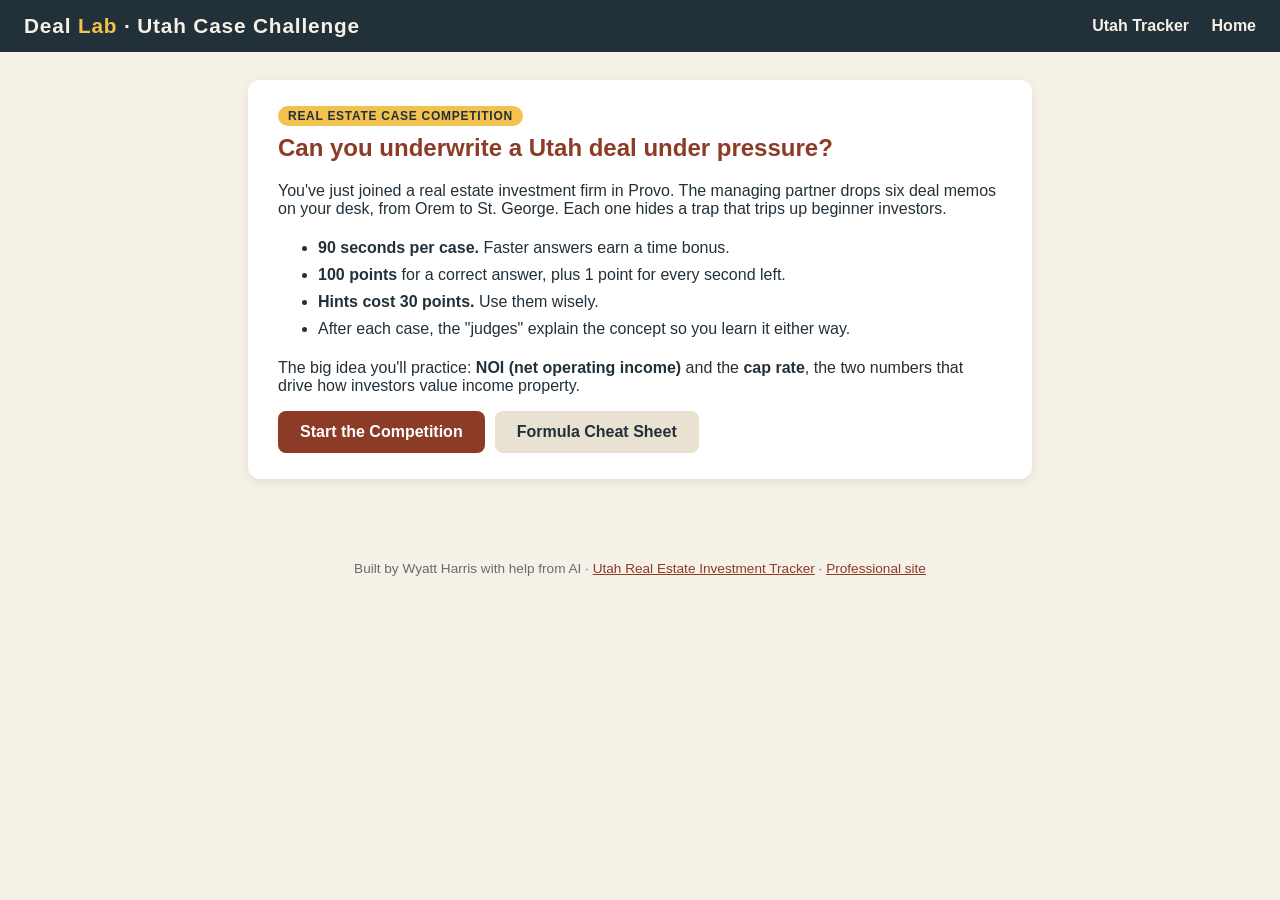
<file: app.html>
<!DOCTYPE html>
<html lang="en">
<head>
<meta charset="UTF-8">
<meta name="viewport" content="width=device-width, initial-scale=1">
<title>Deal Lab: Utah Case Challenge</title>
<style>
  :root {
    --ink: #22303a;
    --paper: #f6f1e7;
    --brick: #8c3b26;
    --gold: #f2c14e;
    --green: #2e7d32;
    --red: #b23a2a;
    --card: #ffffff;
  }
  * { box-sizing: border-box; }
  body {
    margin: 0;
    background: var(--paper);
    color: var(--ink);
    font-family: "Trebuchet MS", Arial, sans-serif;
    min-height: 100vh;
  }
  header {
    background: var(--ink);
    color: var(--paper);
    padding: 14px 24px;
    display: flex;
    justify-content: space-between;
    align-items: center;
    flex-wrap: wrap;
    gap: 10px;
  }
  header h1 { margin: 0; font-size: 1.3em; letter-spacing: .04em; }
  header h1 span { color: var(--gold); }
  header nav a { color: var(--paper); text-decoration: none; margin-left: 18px; font-weight: bold; }
  header nav a:hover { color: var(--gold); }
  .wrap { max-width: 820px; margin: 0 auto; padding: 28px 18px 60px; }
  .panel {
    background: var(--card);
    border-radius: 12px;
    box-shadow: 0 3px 12px rgba(0,0,0,.08);
    padding: 26px 30px;
    margin-bottom: 22px;
  }
  h2 { color: var(--brick); margin-top: 0; }
  .btn {
    background: var(--brick);
    color: #fff;
    border: none;
    border-radius: 8px;
    padding: 12px 22px;
    font-size: 1em;
    font-weight: bold;
    cursor: pointer;
    font-family: inherit;
  }
  .btn:hover { background: #a7472f; }
  .btn.secondary { background: #e9e2d3; color: var(--ink); }
  .btn.secondary:hover { background: #ddd4c1; }
  .btn:disabled { opacity: .5; cursor: not-allowed; }
  .hud {
    display: flex;
    gap: 12px;
    margin-bottom: 18px;
    flex-wrap: wrap;
  }
  .hud div {
    flex: 1;
    min-width: 120px;
    background: var(--ink);
    color: var(--paper);
    border-radius: 10px;
    padding: 10px 14px;
    text-align: center;
  }
  .hud small { display: block; opacity: .75; font-size: .75em; text-transform: uppercase; letter-spacing: .08em; }
  .hud strong { font-size: 1.5em; }
  #timer.low { color: #ff8a7a; }
  .timebar { height: 6px; background: #e9e2d3; border-radius: 3px; overflow: hidden; margin-bottom: 18px; }
  .timebar div { height: 100%; background: var(--gold); width: 100%; transition: width 1s linear; }
  .tag {
    display: inline-block;
    background: var(--gold);
    color: var(--ink);
    font-size: .75em;
    font-weight: bold;
    border-radius: 20px;
    padding: 3px 10px;
    margin-bottom: 8px;
    text-transform: uppercase;
    letter-spacing: .06em;
  }
  .memo {
    background: #fbf7ef;
    border-left: 4px solid var(--brick);
    padding: 12px 16px;
    margin: 14px 0;
    font-family: Georgia, serif;
    line-height: 1.55;
  }
  .memo table { border-collapse: collapse; width: 100%; margin-top: 6px; }
  .memo td { padding: 3px 4px; border-bottom: 1px dotted #d8cfbd; }
  .memo td:last-child { text-align: right; }
  .question { font-weight: bold; font-size: 1.08em; margin: 16px 0 10px; }
  .choices { display: grid; gap: 10px; }
  .choice {
    text-align: left;
    background: #fff;
    border: 2px solid #e3dccd;
    border-radius: 8px;
    padding: 12px 14px;
    font-size: 1em;
    cursor: pointer;
    font-family: inherit;
    color: var(--ink);
  }
  .choice:hover:not(:disabled) { border-color: var(--brick); }
  .choice.right { border-color: var(--green); background: #e8f5e9; }
  .choice.wrong { border-color: var(--red); background: #fdecea; }
  .numrow { display: flex; gap: 10px; flex-wrap: wrap; }
  .numrow input {
    flex: 1;
    min-width: 180px;
    padding: 12px;
    font-size: 1.05em;
    border: 2px solid #e3dccd;
    border-radius: 8px;
    font-family: inherit;
  }
  .numrow input:focus { outline: none; border-color: var(--brick); }
  .actions { display: flex; gap: 10px; margin-top: 14px; flex-wrap: wrap; }
  .hint { background: #fff6dc; border-radius: 8px; padding: 10px 14px; margin-top: 12px; display: none; }
  .feedback { border-radius: 10px; padding: 16px 18px; margin-top: 16px; display: none; line-height: 1.5; }
  .feedback.good { background: #e8f5e9; border: 2px solid var(--green); }
  .feedback.bad { background: #fdecea; border: 2px solid var(--red); }
  .feedback h3 { margin: 0 0 6px; }
  .cheat { display: none; }
  .cheat.open { display: block; }
  .cheat ul { margin: 0; padding-left: 20px; line-height: 1.7; }
  .scorecard table { width: 100%; border-collapse: collapse; margin: 12px 0; }
  .scorecard th, .scorecard td { padding: 8px; border-bottom: 1px solid #e3dccd; text-align: left; }
  .scorecard td.pts { text-align: right; font-weight: bold; }
  .rank { font-size: 1.6em; color: var(--brick); font-weight: bold; margin: 6px 0; }
  .hidden { display: none; }
  .intro-list { line-height: 1.7; }
  footer { text-align: center; font-size: .85em; color: #6b6b6b; padding-bottom: 30px; }
  footer a { color: var(--brick); }
</style>
</head>
<body>

<header>
  <h1>Deal <span>Lab</span> · Utah Case Challenge</h1>
  <nav>
    <a href="scratch.html">Utah Tracker</a>
    <a href="index.html">Home</a>
  </nav>
</header>

<div class="wrap">

  <!-- START SCREEN -->
  <section id="startScreen" class="panel">
    <span class="tag">Real estate case competition</span>
    <h2>Can you underwrite a Utah deal under pressure?</h2>
    <p>You've just joined a real estate investment firm in Provo. The managing partner drops six deal memos on your desk, from Orem to St. George. Each one hides a trap that trips up beginner investors.</p>
    <ul class="intro-list">
      <li><strong>90 seconds per case.</strong> Faster answers earn a time bonus.</li>
      <li><strong>100 points</strong> for a correct answer, plus 1 point for every second left.</li>
      <li><strong>Hints cost 30 points.</strong> Use them wisely.</li>
      <li>After each case, the "judges" explain the concept so you learn it either way.</li>
    </ul>
    <p>The big idea you'll practice: <strong>NOI (net operating income)</strong> and the <strong>cap rate</strong>, the two numbers that drive how investors value income property.</p>
    <p id="bestScore"></p>
    <div class="actions">
      <button class="btn" id="startBtn">Start the Competition</button>
      <button class="btn secondary" id="cheatBtn1">Formula Cheat Sheet</button>
    </div>
  </section>

  <!-- GAME SCREEN -->
  <section id="gameScreen" class="hidden">
    <div class="hud">
      <div><small>Case</small><strong id="caseNum">1/6</strong></div>
      <div><small>Time left</small><strong id="timer">90</strong></div>
      <div><small>Score</small><strong id="score">0</strong></div>
    </div>
    <div class="timebar"><div id="timebarFill"></div></div>

    <div class="panel">
      <span class="tag" id="caseTag"></span>
      <h2 id="caseTitle"></h2>
      <div class="memo" id="caseMemo"></div>
      <div class="question" id="caseQuestion"></div>

      <div id="choiceArea" class="choices"></div>

      <div id="numArea" class="hidden">
        <div class="numrow">
          <input id="numInput" type="text" inputmode="decimal" placeholder="Type your answer" autocomplete="off">
          <button class="btn" id="submitBtn">Submit</button>
        </div>
      </div>

      <div class="actions">
        <button class="btn secondary" id="hintBtn">Use a Hint (−30)</button>
        <button class="btn secondary" id="cheatBtn2">Cheat Sheet</button>
      </div>
      <div class="hint" id="hintBox"></div>

      <div class="feedback" id="feedback"></div>
      <div class="actions">
        <button class="btn hidden" id="nextBtn">Next Case →</button>
      </div>
    </div>
  </section>

  <section id="cheatSheet" class="panel cheat">
    <h2>Formula Cheat Sheet</h2>
    <ul>
      <li><strong>Gross Potential Rent</strong> = monthly rent × units × 12</li>
      <li><strong>Effective Gross Income</strong> = Gross Potential Rent − vacancy</li>
      <li><strong>NOI</strong> = Effective Gross Income − operating expenses</li>
      <li>Operating expenses include taxes, insurance, repairs, management, utilities the owner pays and reserves.</li>
      <li><strong>NOT</strong> in NOI: mortgage payments, interest, depreciation, income taxes.</li>
      <li><strong>Cap Rate</strong> = NOI ÷ Value</li>
      <li><strong>Value</strong> = NOI ÷ Cap Rate</li>
    </ul>
  </section>

  <!-- END SCREEN -->
  <section id="endScreen" class="panel scorecard hidden">
    <span class="tag">Judges' scorecard</span>
    <h2>Competition Results</h2>
    <p class="rank" id="rankTitle"></p>
    <p id="rankText"></p>
    <table>
      <thead><tr><th>Case</th><th>Result</th><th style="text-align:right">Points</th></tr></thead>
      <tbody id="scoreRows"></tbody>
    </table>
    <p><strong>Total: <span id="finalScore"></span></strong> out of a possible 1,140</p>
    <div class="actions">
      <button class="btn" id="againBtn">Play Again</button>
      <a class="btn secondary" style="text-decoration:none" href="scratch.html">Back to the Utah Tracker</a>
    </div>
  </section>

</div>

<footer>
  Built by Wyatt Harris with help from AI · <a href="scratch.html">Utah Real Estate Investment Tracker</a> · <a href="index.html">Professional site</a>
</footer>

<script>
const TIME_PER_CASE = 90;

const cases = [
  {
    tag: "Orem · Financing teaser",
    title: "The Triplex Twins",
    memo: `Two investors buy identical triplexes on the same Orem street. Each unit rents for <strong>$1,500/month</strong>, and both properties have the same taxes, insurance and repairs.<br><br>
           <strong>Investor A</strong> pays all cash.<br>
           <strong>Investor B</strong> puts 25% down and takes a loan with a <strong>$2,800/month</strong> mortgage payment.`,
    question: "Whose property has the higher NOI?",
    type: "choice",
    choices: [
      "Investor A, because they have no mortgage payment",
      "Investor B, because the loan lets them deduct interest",
      "They have exactly the same NOI",
      "You can't tell without knowing the interest rate"
    ],
    answer: 2,
    hint: "NOI measures how the PROPERTY performs, not how the buyer paid for it.",
    lesson: "NOI is calculated <em>before</em> debt service. Financing changes the investor's cash flow, but not the property's NOI. That's why two buyers can compare the same building using cap rates no matter how they finance it."
  },
  {
    tag: "Provo · Calculation",
    title: "The Student Duplex near BYU",
    memo: `A Provo duplex. Each unit rents for <strong>$1,650/month</strong>.
      <table>
        <tr><td>Vacancy allowance</td><td>5% of gross rent</td></tr>
        <tr><td>Property taxes</td><td>$3,100/yr</td></tr>
        <tr><td>Insurance</td><td>$1,500/yr</td></tr>
        <tr><td>Repairs & maintenance</td><td>$2,400/yr</td></tr>
        <tr><td>Property management</td><td>$3,000/yr</td></tr>
        <tr><td>Capital reserve</td><td>$1,200/yr</td></tr>
        <tr><td>Mortgage payments</td><td>$24,000/yr</td></tr>
      </table>`,
    question: "What is the property's annual NOI? (in dollars)",
    type: "number",
    answer: 26420,
    tolerance: 0.01,
    format: "money",
    hint: "Gross rent = $1,650 × 2 × 12 = $39,600. Take off vacancy, then subtract operating expenses. Is a mortgage an operating expense?",
    lesson: "Gross rent $39,600 − 5% vacancy ($1,980) = $37,620 effective income. Operating expenses are $3,100 + $1,500 + $2,400 + $3,000 + $1,200 = $11,200. <strong>NOI = $26,420.</strong> The $24,000 mortgage was a trap: debt service never goes in NOI."
  },
  {
    tag: "Lehi · Valuation",
    title: "Silicon Slopes Office Building",
    memo: `A Class A office building in Lehi, fully leased to tech tenants.
      <table>
        <tr><td>NOI</td><td>$1,140,000/yr</td></tr>
        <tr><td>Recent comparable sales cap rate</td><td>6.0%</td></tr>
      </table>`,
    question: "Using the market cap rate, what is the building worth? (in dollars)",
    type: "number",
    answer: 19000000,
    tolerance: 0.01,
    format: "money",
    hint: "Value = NOI ÷ Cap Rate. Remember 6.0% = 0.06.",
    lesson: "Value = $1,140,000 ÷ 0.06 = <strong>$19,000,000</strong>. This is the income approach: investors pay for the income stream, and the market cap rate tells you what multiple of income buyers are paying."
  },
  {
    tag: "St. George · Seller's trap",
    title: "The \"7.2% Cap Rate\" Fourplex",
    memo: `A St. George fourplex is listed at <strong>$750,000</strong>. The seller's flyer brags about a <strong>7.2% cap rate</strong>:
      <table>
        <tr><td>Rent: 4 units × $1,500 × 12</td><td>$72,000</td></tr>
        <tr><td>Property taxes</td><td>−$6,000</td></tr>
        <tr><td>Insurance</td><td>−$3,600</td></tr>
        <tr><td>Utilities</td><td>−$8,400</td></tr>
        <tr><td><strong>Seller's NOI</strong></td><td><strong>$54,000</strong></td></tr>
      </table>
      Your research shows the seller left out a <strong>6% vacancy</strong> allowance, <strong>8% management</strong> (of gross rent) and <strong>$4,800/yr</strong> of repairs and reserves.`,
    question: "What is the TRUE cap rate? (as a percent, e.g. 6.5)",
    type: "number",
    answer: 5.216,
    tolerance: 0.02,
    format: "pct",
    hint: "Vacancy = 6% × $72,000. Management = 8% × $72,000. Subtract both plus $4,800 from $54,000, then divide by $750,000.",
    lesson: "Vacancy $4,320 + management $5,760 + repairs $4,800 = $14,880 in missing expenses. True NOI = $54,000 − $14,880 = $39,120. Cap rate = $39,120 ÷ $750,000 = <strong>5.2%</strong>, not 7.2%. Always rebuild the seller's numbers yourself; pro formas tend to be optimistic."
  },
  {
    tag: "Ogden · Market shift",
    title: "Cap Rate Compression on 25th Street",
    memo: `You own a mixed-use building in downtown Ogden with an NOI of <strong>$300,000</strong>. When you bought it, buildings like it traded at a <strong>7.5% cap rate</strong>. Demand for Ogden has grown, and similar buildings now trade at a <strong>6.5% cap rate</strong>. Your NOI hasn't changed.`,
    question: "Roughly how much value did the market create for you?",
    type: "choice",
    choices: [
      "About $46,000",
      "About $300,000",
      "About $615,000",
      "Nothing, because NOI stayed the same"
    ],
    answer: 2,
    hint: "Value the building twice: once at 7.5% and once at 6.5%. Then subtract.",
    lesson: "$300,000 ÷ 0.075 = $4,000,000. $300,000 ÷ 0.065 ≈ $4,615,000. The building gained about <strong>$615,000</strong> without changing anything. That's cap rate compression: lower cap rates mean higher values. It works in reverse too, which is why rising interest rates can hurt property values."
  },
  {
    tag: "Salt Lake City · Value-add",
    title: "The 40-Unit Renovation Play",
    memo: `A 40-unit apartment building in Salt Lake City. If you renovate the kitchens for <strong>$400,000</strong>, you can raise rent by <strong>$75 per unit per month</strong>. Operating expenses stay the same. The market cap rate is <strong>6.0%</strong>.`,
    question: "How much value does the rent increase create? (in dollars)",
    type: "number",
    answer: 600000,
    tolerance: 0.01,
    format: "money",
    hint: "Find the added NOI per year first (40 × $75 × 12), then divide by the cap rate.",
    lesson: "Added NOI = 40 × $75 × 12 = $36,000/yr. Added value = $36,000 ÷ 0.06 = <strong>$600,000</strong>. Spending $400,000 to create $600,000 of value is the core of value-add investing, and it's the same strategy I underwrote in the BYU Real Estate Case Competition."
  }
];

// ---------- state ----------
let current = 0;
let score = 0;
let timeLeft = TIME_PER_CASE;
let timerId = null;
let hintUsed = false;
let answered = false;
let results = [];

const $ = id => document.getElementById(id);

function safeGet(key) {
  try { return localStorage.getItem(key); } catch (e) { return null; }
}
function safeSet(key, val) {
  try { localStorage.setItem(key, val); } catch (e) { /* storage unavailable */ }
}

function showBest() {
  const best = safeGet("dealLabBest");
  $("bestScore").textContent = best ? `Your best score so far: ${best} points.` : "";
}

function fmtMoney(n) {
  return "$" + Math.round(n).toLocaleString("en-US");
}

function parseNumber(str) {
  let s = String(str).trim().toLowerCase().replace(/[$,%\s]/g, "");
  let mult = 1;
  if (s.endsWith("m")) { mult = 1e6; s = s.slice(0, -1); }
  else if (s.endsWith("k")) { mult = 1e3; s = s.slice(0, -1); }
  const n = parseFloat(s);
  return isNaN(n) ? null : n * mult;
}

function startGame() {
  current = 0;
  score = 0;
  results = [];
  $("startScreen").classList.add("hidden");
  $("endScreen").classList.add("hidden");
  $("cheatSheet").classList.remove("open");
  $("gameScreen").classList.remove("hidden");
  loadCase();
}

function loadCase() {
  const c = cases[current];
  answered = false;
  hintUsed = false;
  timeLeft = TIME_PER_CASE;

  $("caseNum").textContent = `${current + 1}/${cases.length}`;
  $("score").textContent = score;
  $("caseTag").textContent = c.tag;
  $("caseTitle").textContent = c.title;
  $("caseMemo").innerHTML = c.memo;
  $("caseQuestion").textContent = c.question;
  $("hintBox").style.display = "none";
  $("hintBox").textContent = c.hint;
  $("hintBtn").disabled = false;
  $("feedback").style.display = "none";
  $("nextBtn").classList.add("hidden");

  const choiceArea = $("choiceArea");
  choiceArea.innerHTML = "";
  if (c.type === "choice") {
    $("numArea").classList.add("hidden");
    c.choices.forEach((text, i) => {
      const b = document.createElement("button");
      b.className = "choice";
      b.textContent = text;
      b.addEventListener("click", () => submitChoice(i));
      choiceArea.appendChild(b);
    });
  } else {
    $("numArea").classList.remove("hidden");
    $("numInput").value = "";
    $("numInput").disabled = false;
    $("submitBtn").disabled = false;
    $("numInput").focus();
  }

  updateTimer();
  clearInterval(timerId);
  timerId = setInterval(tick, 1000);
}

function tick() {
  timeLeft--;
  updateTimer();
  if (timeLeft <= 0) {
    clearInterval(timerId);
    finishCase(false, "Time's up!");
  }
}

function updateTimer() {
  $("timer").textContent = timeLeft;
  $("timer").classList.toggle("low", timeLeft <= 15);
  $("timebarFill").style.width = (timeLeft / TIME_PER_CASE * 100) + "%";
}

function submitChoice(i) {
  if (answered) return;
  const c = cases[current];
  const buttons = $("choiceArea").querySelectorAll(".choice");
  buttons.forEach((b, idx) => {
    b.disabled = true;
    if (idx === c.answer) b.classList.add("right");
    if (idx === i && i !== c.answer) b.classList.add("wrong");
  });
  finishCase(i === c.answer);
}

function submitNumber() {
  if (answered) return;
  const c = cases[current];
  const val = parseNumber($("numInput").value);
  if (val === null) {
    $("numInput").placeholder = "Please enter a number";
    $("numInput").value = "";
    return;
  }
  const correct = Math.abs(val - c.answer) <= Math.abs(c.answer * c.tolerance);
  $("numInput").disabled = true;
  $("submitBtn").disabled = true;
  finishCase(correct, null, val);
}

function finishCase(correct, reason, given) {
  answered = true;
  clearInterval(timerId);
  $("hintBtn").disabled = true;

  const c = cases[current];
  let pts = 0;
  if (correct) {
    pts = 100 + Math.max(timeLeft, 0) - (hintUsed ? 30 : 0);
  }
  score += pts;
  $("score").textContent = score;
  results.push({ title: c.title, correct, pts, hint: hintUsed });

  let answerText = "";
  if (c.type === "number") {
    answerText = c.format === "money" ? fmtMoney(c.answer) : c.answer.toFixed(1) + "%";
  } else {
    answerText = c.choices[c.answer];
  }

  const fb = $("feedback");
  fb.className = "feedback " + (correct ? "good" : "bad");
  fb.innerHTML = `
    <h3>${correct ? "✅ The judges are impressed! +" + pts : (reason ? "⏰ " + reason : "❌ Not quite.")}</h3>
    ${!correct ? `<p><strong>Correct answer:</strong> ${answerText}</p>` : ""}
    <p><strong>Judges' notes:</strong> ${c.lesson}</p>`;
  fb.style.display = "block";

  const next = $("nextBtn");
  next.textContent = current === cases.length - 1 ? "See My Scorecard →" : "Next Case →";
  next.classList.remove("hidden");
  next.focus();
}

function useHint() {
  if (answered || hintUsed) return;
  hintUsed = true;
  $("hintBox").style.display = "block";
  $("hintBtn").disabled = true;
}

function nextCase() {
  current++;
  if (current < cases.length) {
    loadCase();
  } else {
    endGame();
  }
}

function endGame() {
  $("gameScreen").classList.add("hidden");
  $("endScreen").classList.remove("hidden");

  const rows = results.map((r, i) => `
    <tr>
      <td>${i + 1}. ${r.title}</td>
      <td>${r.correct ? "✅ Correct" + (r.hint ? " (hint)" : "") : "❌ Missed"}</td>
      <td class="pts">${r.pts}</td>
    </tr>`).join("");
  $("scoreRows").innerHTML = rows;
  $("finalScore").textContent = score;

  const correctCount = results.filter(r => r.correct).length;
  let title, text;
  if (correctCount === 6 && score >= 900) {
    title = "🏆 Case Competition Champion";
    text = "Flawless and fast. You'd be the one presenting to the judges.";
  } else if (correctCount >= 5) {
    title = "🥈 Senior Analyst";
    text = "Strong underwriting. One more pass on the judges' notes and you've got it.";
  } else if (correctCount >= 3) {
    title = "📊 Junior Analyst";
    text = "You know the basics. Review the cheat sheet, especially what does and doesn't go in NOI.";
  } else {
    title = "🏠 Intern in Training";
    text = "Everyone starts somewhere. Read the judges' notes and give it another shot.";
  }
  $("rankTitle").textContent = title;
  $("rankText").textContent = `You solved ${correctCount} of 6 cases. ${text}`;

  const best = parseInt(safeGet("dealLabBest") || "0", 10);
  if (score > best) safeSet("dealLabBest", String(score));
  showBest();
}

function toggleCheat() {
  $("cheatSheet").classList.toggle("open");
  if ($("cheatSheet").classList.contains("open")) {
    $("cheatSheet").scrollIntoView({ behavior: "smooth", block: "start" });
  }
}

// ---------- wire up ----------
$("startBtn").addEventListener("click", startGame);
$("againBtn").addEventListener("click", startGame);
$("cheatBtn1").addEventListener("click", toggleCheat);
$("cheatBtn2").addEventListener("click", toggleCheat);
$("hintBtn").addEventListener("click", useHint);
$("submitBtn").addEventListener("click", submitNumber);
$("nextBtn").addEventListener("click", nextCase);
$("numInput").addEventListener("keydown", e => { if (e.key === "Enter") submitNumber(); });

showBest();
</script>
</body>
</html>
</file>
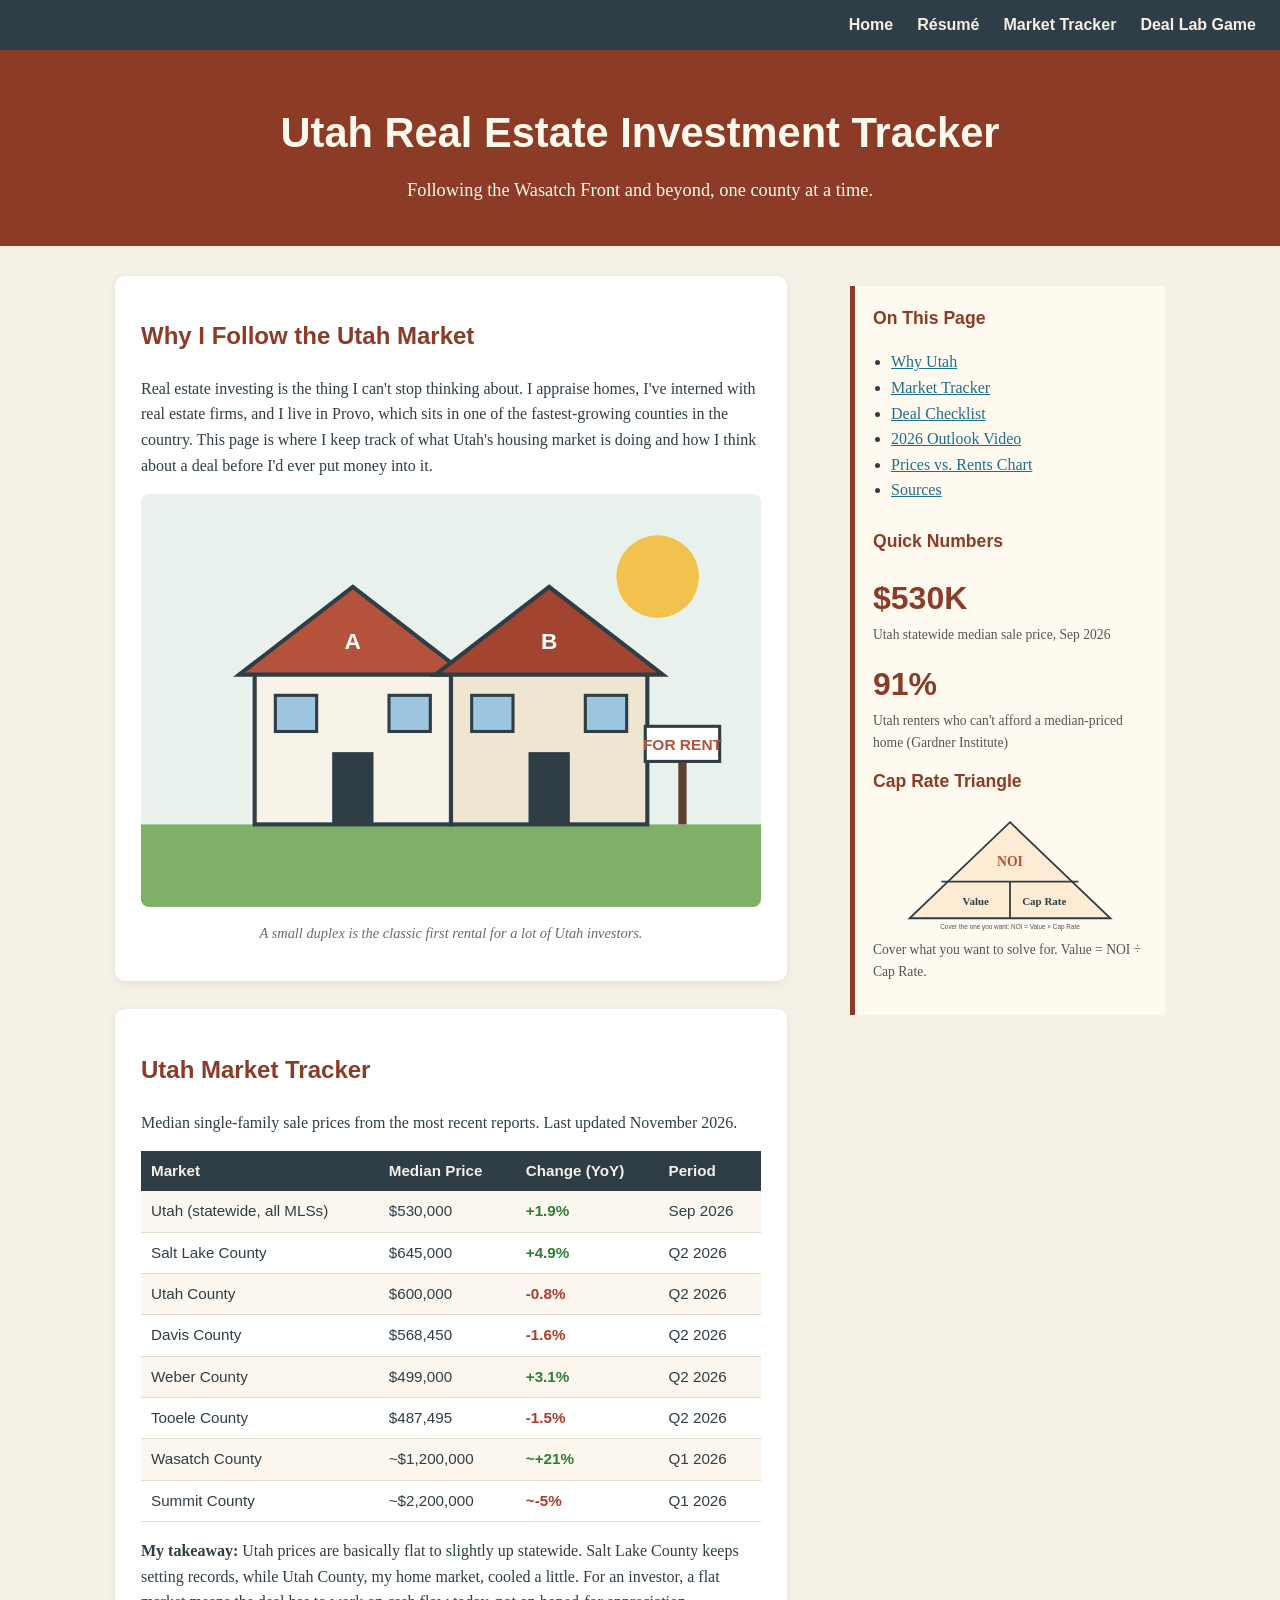
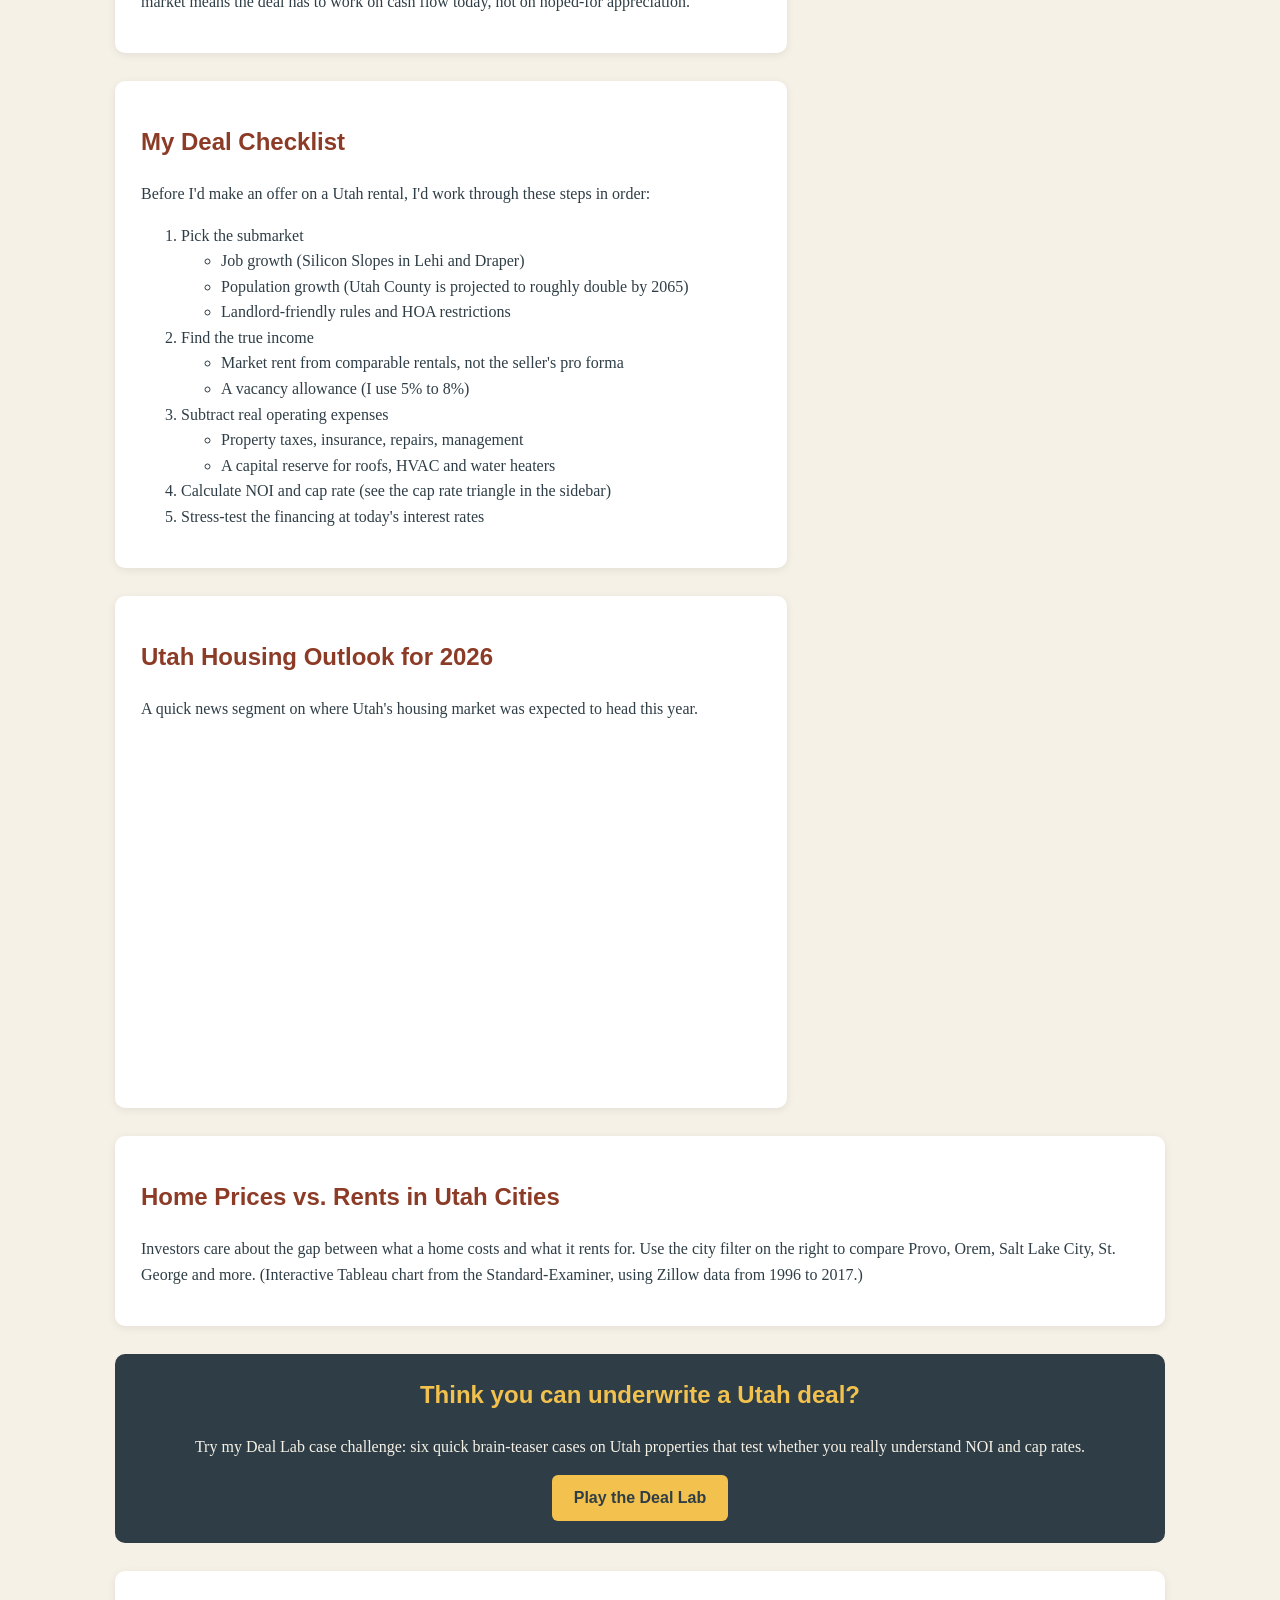
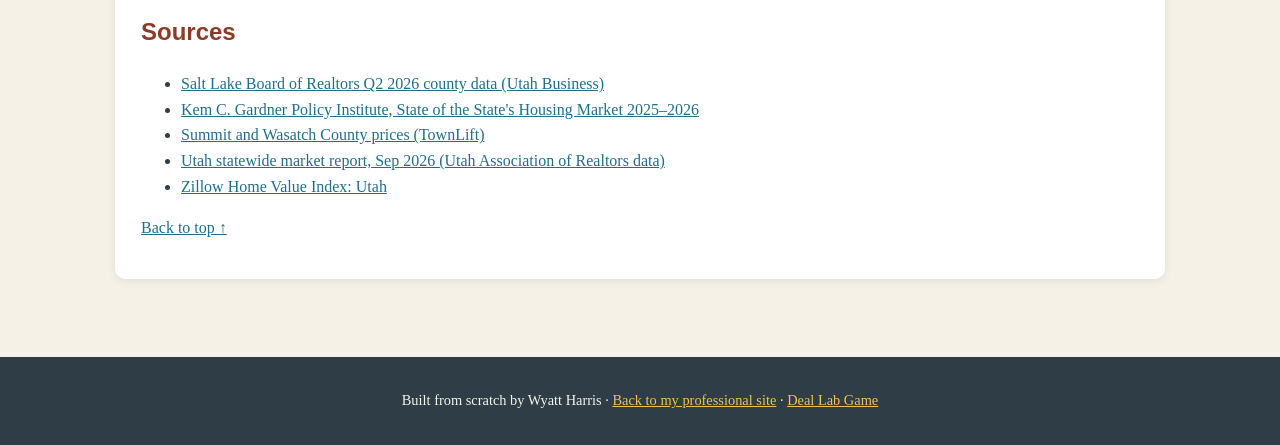
<file: scratch.html>
<!DOCTYPE html>
<html lang="en">
<head>
  <meta charset="UTF-8">
  <meta name="viewport" content="width=device-width, initial-scale=1">
  <title>Utah Real Estate Investment Tracker | Wyatt Harris</title>
  <link rel="stylesheet" href="css/scratch.css">
  <script type="module" src="https://public.tableau.com/javascripts/api/tableau.embedding.3.latest.min.js"></script>
</head>
<body>

  <div class="topbar">
    <a href="index.html">Home</a>
    <a href="resume.html">Résumé</a>
    <a href="#tracker">Market Tracker</a>
    <a href="app.html">Deal Lab Game</a>
  </div>

  <div class="banner" id="top">
    <h1>Utah Real Estate Investment Tracker</h1>
    <p>Following the Wasatch Front and beyond, one county at a time.</p>
  </div>

  <div class="wrapper">
    <div class="clearfix">

      <div class="main-column">

        <div class="card" id="why">
          <h2>Why I Follow the Utah Market</h2>
          <p>Real estate investing is the thing I can't stop thinking about. I appraise homes, I've interned with real estate firms, and I live in Provo, which sits in one of the fastest-growing counties in the country. This page is where I keep track of what Utah's housing market is doing and how I think about a deal before I'd ever put money into it.</p>
          <img src="images/duplex.svg" alt="Illustration of a two-unit rental duplex with a For Rent sign">
          <p class="caption">A small duplex is the classic first rental for a lot of Utah investors.</p>
        </div>

        <div class="card" id="tracker">
          <h2>Utah Market Tracker</h2>
          <p>Median single-family sale prices from the most recent reports. Last updated November 2026.</p>
          <table class="tracker">
            <tr>
              <th>Market</th>
              <th>Median Price</th>
              <th>Change (YoY)</th>
              <th>Period</th>
            </tr>
            <tr>
              <td>Utah (statewide, all MLSs)</td>
              <td>$530,000</td>
              <td class="up">+1.9%</td>
              <td>Sep 2026</td>
            </tr>
            <tr>
              <td>Salt Lake County</td>
              <td>$645,000</td>
              <td class="up">+4.9%</td>
              <td>Q2 2026</td>
            </tr>
            <tr>
              <td>Utah County</td>
              <td>$600,000</td>
              <td class="down">-0.8%</td>
              <td>Q2 2026</td>
            </tr>
            <tr>
              <td>Davis County</td>
              <td>$568,450</td>
              <td class="down">-1.6%</td>
              <td>Q2 2026</td>
            </tr>
            <tr>
              <td>Weber County</td>
              <td>$499,000</td>
              <td class="up">+3.1%</td>
              <td>Q2 2026</td>
            </tr>
            <tr>
              <td>Tooele County</td>
              <td>$487,495</td>
              <td class="down">-1.5%</td>
              <td>Q2 2026</td>
            </tr>
            <tr>
              <td>Wasatch County</td>
              <td>~$1,200,000</td>
              <td class="up">~+21%</td>
              <td>Q1 2026</td>
            </tr>
            <tr>
              <td>Summit County</td>
              <td>~$2,200,000</td>
              <td class="down">~-5%</td>
              <td>Q1 2026</td>
            </tr>
          </table>
          <p><strong>My takeaway:</strong> Utah prices are basically flat to slightly up statewide. Salt Lake County keeps setting records, while Utah County, my home market, cooled a little. For an investor, a flat market means the deal has to work on cash flow today, not on hoped-for appreciation.</p>
        </div>

        <div class="card" id="checklist">
          <h2>My Deal Checklist</h2>
          <p>Before I'd make an offer on a Utah rental, I'd work through these steps in order:</p>
          <ol>
            <li>Pick the submarket
              <ul>
                <li>Job growth (Silicon Slopes in Lehi and Draper)</li>
                <li>Population growth (Utah County is projected to roughly double by 2065)</li>
                <li>Landlord-friendly rules and HOA restrictions</li>
              </ul>
            </li>
            <li>Find the true income
              <ul>
                <li>Market rent from comparable rentals, not the seller's pro forma</li>
                <li>A vacancy allowance (I use 5% to 8%)</li>
              </ul>
            </li>
            <li>Subtract real operating expenses
              <ul>
                <li>Property taxes, insurance, repairs, management</li>
                <li>A capital reserve for roofs, HVAC and water heaters</li>
              </ul>
            </li>
            <li>Calculate NOI and cap rate (see the cap rate triangle in the sidebar)</li>
            <li>Stress-test the financing at today's interest rates</li>
          </ol>
        </div>

        <div class="card" id="video">
          <h2>Utah Housing Outlook for 2026</h2>
          <p>A quick news segment on where Utah's housing market was expected to head this year.</p>
          <div class="video-box">
            <iframe src="https://www.youtube.com/embed/x3gmdgMV-zc" title="Utah housing market outlook in 2026" allow="accelerometer; clipboard-write; encrypted-media; gyroscope; picture-in-picture" allowfullscreen></iframe>
          </div>
        </div>

      </div>

      <div class="sidebar">
        <h3>On This Page</h3>
        <ul class="jump">
          <li><a href="#why">Why Utah</a></li>
          <li><a href="#tracker">Market Tracker</a></li>
          <li><a href="#checklist">Deal Checklist</a></li>
          <li><a href="#video">2026 Outlook Video</a></li>
          <li><a href="#tableau">Prices vs. Rents Chart</a></li>
          <li><a href="#sources">Sources</a></li>
        </ul>
        <h3>Quick Numbers</h3>
        <p class="bignum">$530K</p>
        <p class="small">Utah statewide median sale price, Sep 2026</p>
        <p class="bignum">91%</p>
        <p class="small">Utah renters who can't afford a median-priced home (Gardner Institute)</p>
        <h3>Cap Rate Triangle</h3>
        <img src="images/caprate.svg" alt="Cap rate triangle showing NOI on top and value times cap rate on the bottom">
        <p class="small">Cover what you want to solve for. Value = NOI ÷ Cap Rate.</p>
      </div>

    </div>

    <div class="card" id="tableau">
      <h2>Home Prices vs. Rents in Utah Cities</h2>
      <p>Investors care about the gap between what a home costs and what it rents for. Use the city filter on the right to compare Provo, Orem, Salt Lake City, St. George and more. (Interactive Tableau chart from the Standard-Examiner, using Zillow data from 1996 to 2017.)</p>
      <div class="tableau-box">
        <tableau-viz id="utahViz" src="https://public.tableau.com/views/UtahHousingMarket_Valuesandrents/Valuesandrents" width="100%" height="560" toolbar="bottom" hide-tabs></tableau-viz>
      </div>
    </div>

    <div class="app-callout">
      <h2>Think you can underwrite a Utah deal?</h2>
      <p>Try my Deal Lab case challenge: six quick brain-teaser cases on Utah properties that test whether you really understand NOI and cap rates.</p>
      <a class="button" href="app.html">Play the Deal Lab</a>
    </div>

    <div class="card" id="sources">
      <h2>Sources</h2>
      <ul>
        <li><a href="https://www.utahbusiness.com/press-releases/2026/07/22/high-demand-salt-lake-county-home-price-utah-alpine-huntsville-eden/" target="_blank" rel="noopener">Salt Lake Board of Realtors Q2 2026 county data (Utah Business)</a></li>
        <li><a href="https://attheu.utah.edu/facultystaff/utahs-housing-market-stabilizes-slightly-but-affordability-barriers-remain/" target="_blank" rel="noopener">Kem C. Gardner Policy Institute, State of the State's Housing Market 2025–2026</a></li>
        <li><a href="https://townlift.com/2026/09/summit-county-home-prices-fall-but-most-renters-remain-priced-out/" target="_blank" rel="noopener">Summit and Wasatch County prices (TownLift)</a></li>
        <li><a href="https://bestutahrealestate.com/utah/market-stats" target="_blank" rel="noopener">Utah statewide market report, Sep 2026 (Utah Association of Realtors data)</a></li>
        <li><a href="https://www.zillow.com/UT/home-values/" target="_blank" rel="noopener">Zillow Home Value Index: Utah</a></li>
      </ul>
      <p><a href="#top">Back to top ↑</a></p>
    </div>
  </div>

  <div class="footer">
    <p>Built from scratch by Wyatt Harris &middot; <a href="index.html">Back to my professional site</a> &middot; <a href="app.html">Deal Lab Game</a></p>
  </div>

</body>
</html>
</file>
<file: css/scratch.css>
/* scratch.css - written from scratch for the real estate investing page */

body {
  margin: 0;
  background-color: #f6f1e7;
  color: #2f3e46;
  font-family: Georgia, "Times New Roman", serif;
  line-height: 1.6;
}

h1, h2, h3 {
  font-family: "Trebuchet MS", Arial, sans-serif;
  color: #8c3b26;
}

a {
  color: #1f6f8b;
}

a:hover {
  color: #8c3b26;
}

/* top navigation bar */
.topbar {
  position: sticky;
  top: 0;
  z-index: 10;
  background-color: #2f3e46;
  padding: 12px 24px;
  text-align: right;
}

.topbar a {
  color: #f6f1e7;
  font-family: "Trebuchet MS", Arial, sans-serif;
  text-decoration: none;
  margin-left: 20px;
  font-weight: bold;
}

.topbar a:hover {
  color: #f2c14e;
}

/* banner across the top of the page */
.banner {
  background-color: #8c3b26;
  color: #fff8ec;
  text-align: center;
  padding: 50px 20px 40px;
}

.banner h1 {
  color: #fff8ec;
  font-size: 2.6em;
  margin: 0 0 10px;
}

.banner p {
  font-size: 1.15em;
  margin: 0;
}

/* centered page wrapper */
.wrapper {
  width: 90%;
  max-width: 1050px;
  margin: 0 auto;
  padding: 30px 0 50px;
}

/* two-column layout: main content beside a sidebar */
.main-column {
  float: left;
  width: 64%;
}

.sidebar {
  float: right;
  width: 30%;
  background-color: #fffaf0;
  border-left: 5px solid #8c3b26;
  padding: 18px;
  box-sizing: border-box;
  position: relative;
  top: 10px;
}

.clearfix::after {
  content: "";
  display: block;
  clear: both;
}

/* content cards */
.card {
  background-color: #ffffff;
  border-radius: 10px;
  box-shadow: 0 2px 8px rgba(0, 0, 0, 0.08);
  padding: 22px 26px;
  margin-bottom: 28px;
}

.card img {
  max-width: 100%;
  height: auto;
  display: block;
  margin: 10px auto;
  border-radius: 8px;
}

.caption {
  text-align: center;
  font-size: 0.9em;
  color: #6b6b6b;
  font-style: italic;
}

/* responsive video wrapper */
.video-box {
  position: relative;
  width: 100%;
  padding-top: 56.25%;
}

.video-box iframe {
  position: absolute;
  top: 0;
  left: 0;
  width: 100%;
  height: 100%;
  border: 0;
  border-radius: 8px;
}

/* market tracker table */
.tracker {
  width: 100%;
  border-collapse: collapse;
  font-family: "Trebuchet MS", Arial, sans-serif;
  font-size: 0.95em;
  margin: 10px 0 16px;
}

.tracker th {
  background-color: #2f3e46;
  color: #f6f1e7;
  text-align: left;
  padding: 8px 10px;
}

.tracker td {
  padding: 8px 10px;
  border-bottom: 1px solid #e3dccd;
}

.tracker tr:nth-child(even) td {
  background-color: #fbf7ef;
}

.up {
  color: #2e7d32;
  font-weight: bold;
}

.down {
  color: #b23a2a;
  font-weight: bold;
}

/* sidebar extras */
.sidebar h3 {
  margin-top: 0;
  font-size: 1.1em;
}

.sidebar img {
  width: 100%;
  border-radius: 6px;
}

.jump {
  padding-left: 18px;
  margin-bottom: 24px;
}

.bignum {
  font-family: "Trebuchet MS", Arial, sans-serif;
  font-size: 2em;
  font-weight: bold;
  color: #8c3b26;
  margin: 0;
}

.small {
  font-size: 0.85em;
  color: #555555;
  margin-top: 0;
}

.tableau-box {
  overflow-x: auto;
  text-align: center;
}

.app-callout {
  background-color: #2f3e46;
  color: #f6f1e7;
  border-radius: 10px;
  padding: 22px 26px;
  margin-bottom: 28px;
  text-align: center;
}

.app-callout h2 {
  color: #f2c14e;
  margin-top: 0;
}

.button {
  display: inline-block;
  background-color: #f2c14e;
  color: #2f3e46;
  font-family: "Trebuchet MS", Arial, sans-serif;
  font-weight: bold;
  text-decoration: none;
  padding: 10px 22px;
  border-radius: 6px;
}

.button:hover {
  background-color: #ffd36e;
  color: #2f3e46;
}

.footer {
  background-color: #2f3e46;
  color: #f6f1e7;
  text-align: center;
  padding: 18px;
  font-size: 0.9em;
}

.footer a {
  color: #f2c14e;
}

/* stack the columns on small screens */
@media (max-width: 800px) {
  .main-column, .sidebar {
    float: none;
    width: 100%;
  }
  .sidebar {
    margin-bottom: 28px;
  }
}
</file>
